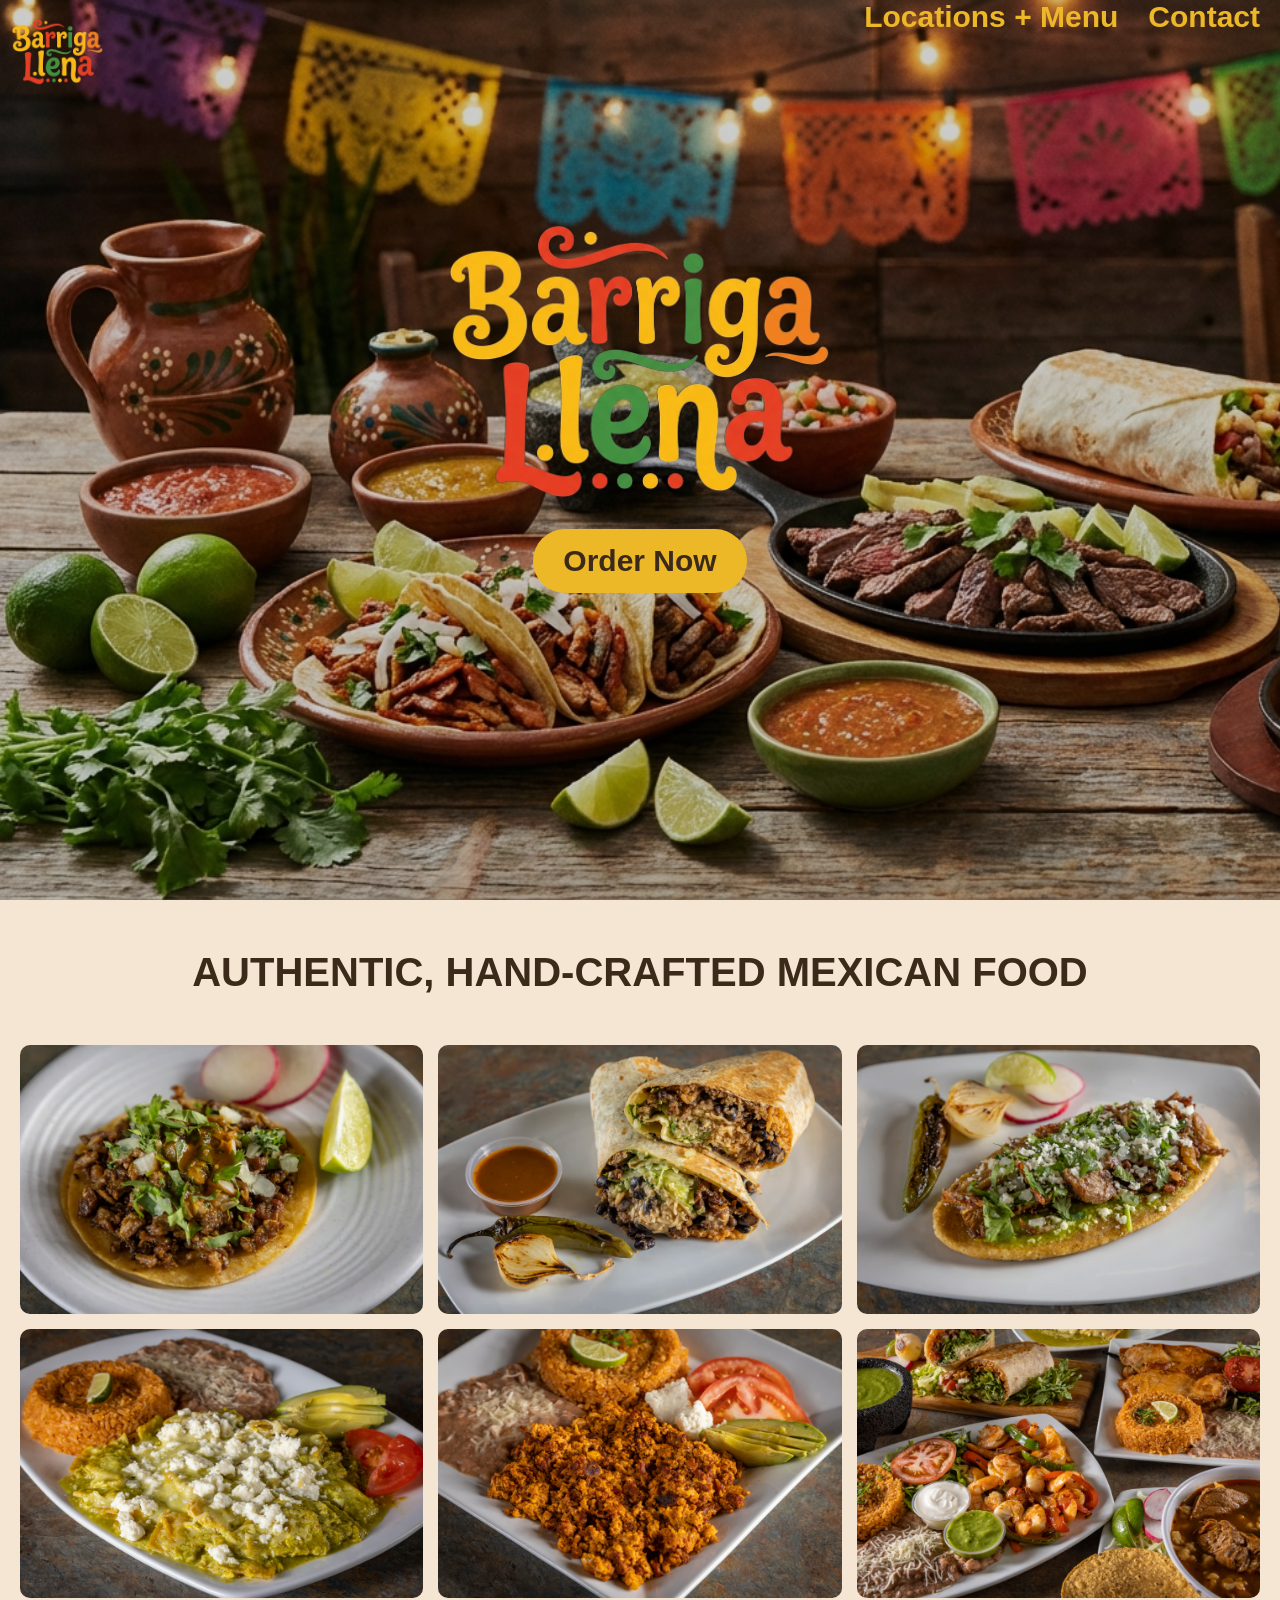
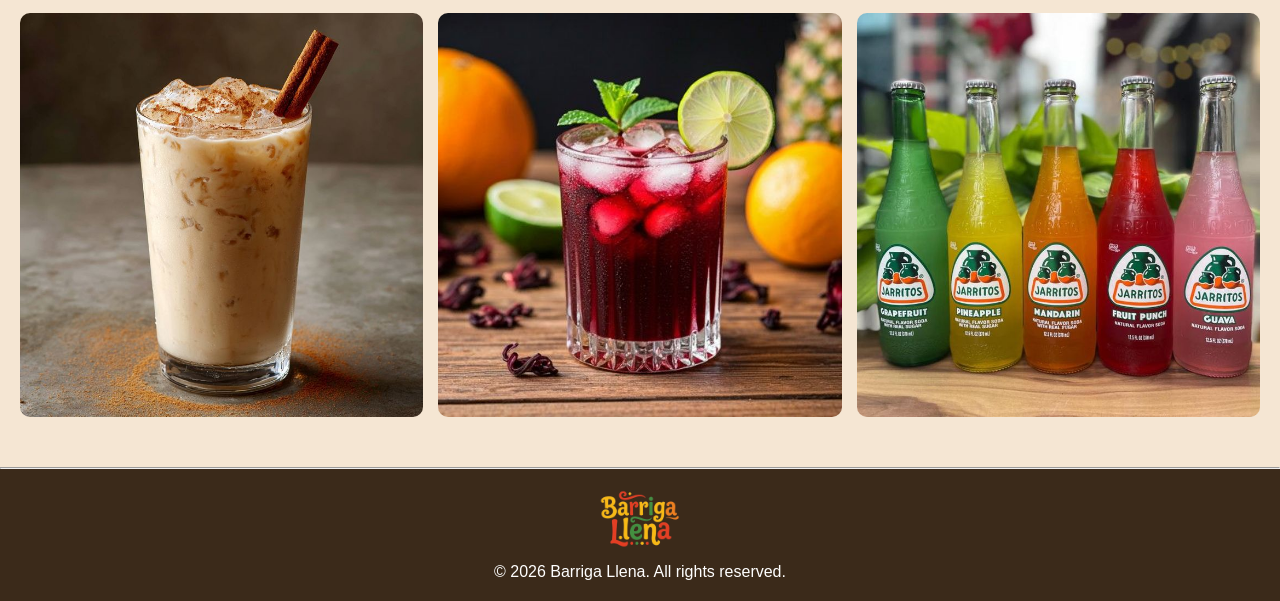
<file: index.html>
<!doctype html>
<html lang="en">
  <head>
    <meta charset="UTF-8" />
    <meta name="viewport" content="width=device-width, initial-scale=1.0" />
    <link rel="stylesheet" href="style.css" />
    <link rel="icon" type="image/x-icon" href="imgs/BarrigaLlenaLogo.jpg" />
    <title>Barriga Llena</title>
  </head>
  <body>
    <header class="hero">
      <div class="overlay"></div>

      <nav class="navbar">
        <img
          src="imgs/BarrigaLlenaLogo.jpg"
          alt="Barriga Llena Logo"
          class="logo"
        />

        <ul>
          <li><a href="pages/locations.html">Locations + Menu</a></li>
          <li><a href="pages/contact.html">Contact</a></li>
        </ul>
      </nav>

      <div class="hero-content">
        <img
          src="imgs/BarrigaLlenaLogo.jpg"
          alt="Barriga Llena Logo"
          class="hero-logo"
        />

        <button
          class="order-btn"
          onclick="window.location.href = 'pages/locations.html'"
        >
          Order Now
        </button>
      </div>
    </header>
    <section class="gallery">
      <h2>AUTHENTIC, HAND-CRAFTED MEXICAN FOOD</h2>
      <div class="gallery-grid">
        <img src="imgs/menu_imgs/tacos_asada.jpg" alt="Tacos" />
        <img src="imgs/menu_imgs/super_burrito.jpg" alt="Burritos" />
        <img src="imgs/menu_imgs/huarache.jpg" alt="Huarache" />
        <img src="imgs/menu_imgs/chilaquiles.jpg" alt="Chilaquiles" />
        <img src="imgs/menu_imgs/chorizo_plate.jpg" alt="Chorizo Plate" />
        <img src="imgs/menu_imgs/multi_plates.jpg" alt="Multi Plates" />
        <img src="imgs/menu_imgs/horchata.jpg" alt="Horchata" />
        <img src="imgs/menu_imgs/jamaica.jpg" alt="Jamaica" />
        <img src="imgs/menu_imgs/jarritos.jpg" alt="Jarritos" />
      </div>
    </section>
    <hr />
    <footer class="footer">
      <img
        src="imgs/BarrigaLlenaLogo.jpg"
        alt="Barriga Llena Logo"
        class="footer-logo"
      />
      <p>&copy; 2026 Barriga Llena. All rights reserved.</p>
    </footer>
    <script src="script.js"></script>
  </body>
</html>
</file>
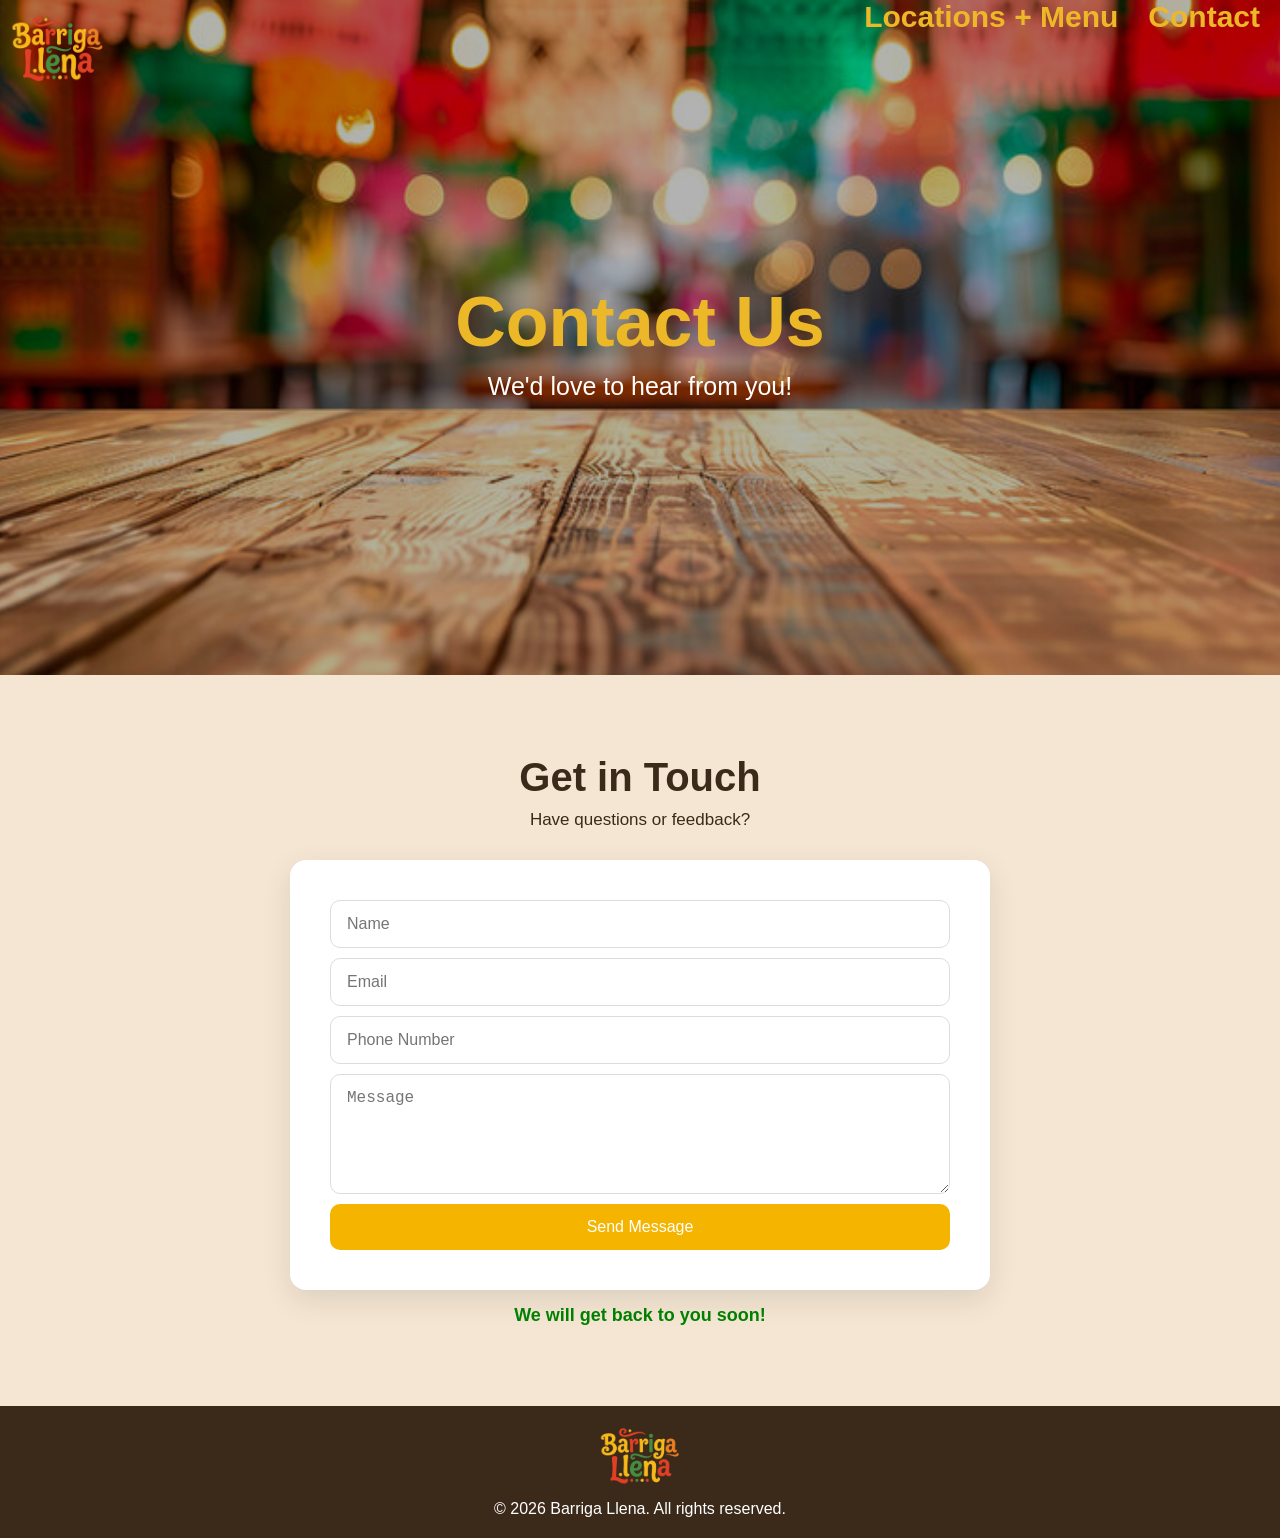
<file: pages/contact.html>
<!doctype html>
<html lang="en">
  <head>
    <meta charset="UTF-8" />
    <meta name="viewport" content="width=device-width, initial-scale=1.0" />
    <link rel="stylesheet" href="../style.css" />
    <link rel="icon" type="image/x-icon" href="../imgs/BarrigaLlenaLogo.jpg" />
    <title>Contact</title>
  </head>
  <body>
    <header class="contact-hero">
      <div class="overlay" id="overlay-2"></div>
      <nav class="navbar">
        <a href="../index.html">
          <img src="../imgs/BarrigaLlenaLogo.jpg" class="logo" alt="Logo" />
        </a>
        <ul>
          <li><a href="locations.html">Locations + Menu</a></li>
          <li><a href="contact.html">Contact</a></li>
        </ul>
      </nav>

      <div class="contact-hero-content">
        <h1>Contact Us</h1>
        <p>We'd love to hear from you!</p>
      </div>
    </header>
    <div class="contact-body">
      <section class="contact-section">
        <div class="contact-text">
          <h2>Get in Touch</h2>
          <p>Have questions or feedback?</p>
        </div>
        <form id="contact-form">
          <input type="text" id="name" placeholder="Name" required />
          <input type="email" id="email" placeholder="Email" required />
          <input type="tel" id="phone" placeholder="Phone Number" required />
          <textarea id="message" placeholder="Message" required></textarea>

          <button type="submit">Send Message</button>
        </form>
        <p id="contact-message">We will get back to you soon!</p>
      </section>
      <footer class="footer">
        <img
          src="../imgs/BarrigaLlenaLogo.jpg"
          alt="Barriga Llena Logo"
          class="footer-logo"
        />
        <p>&copy; 2026 Barriga Llena. All rights reserved.</p>
      </footer>
    </div>
    <script src="../script.js"></script>
  </body>
</html>
</file>
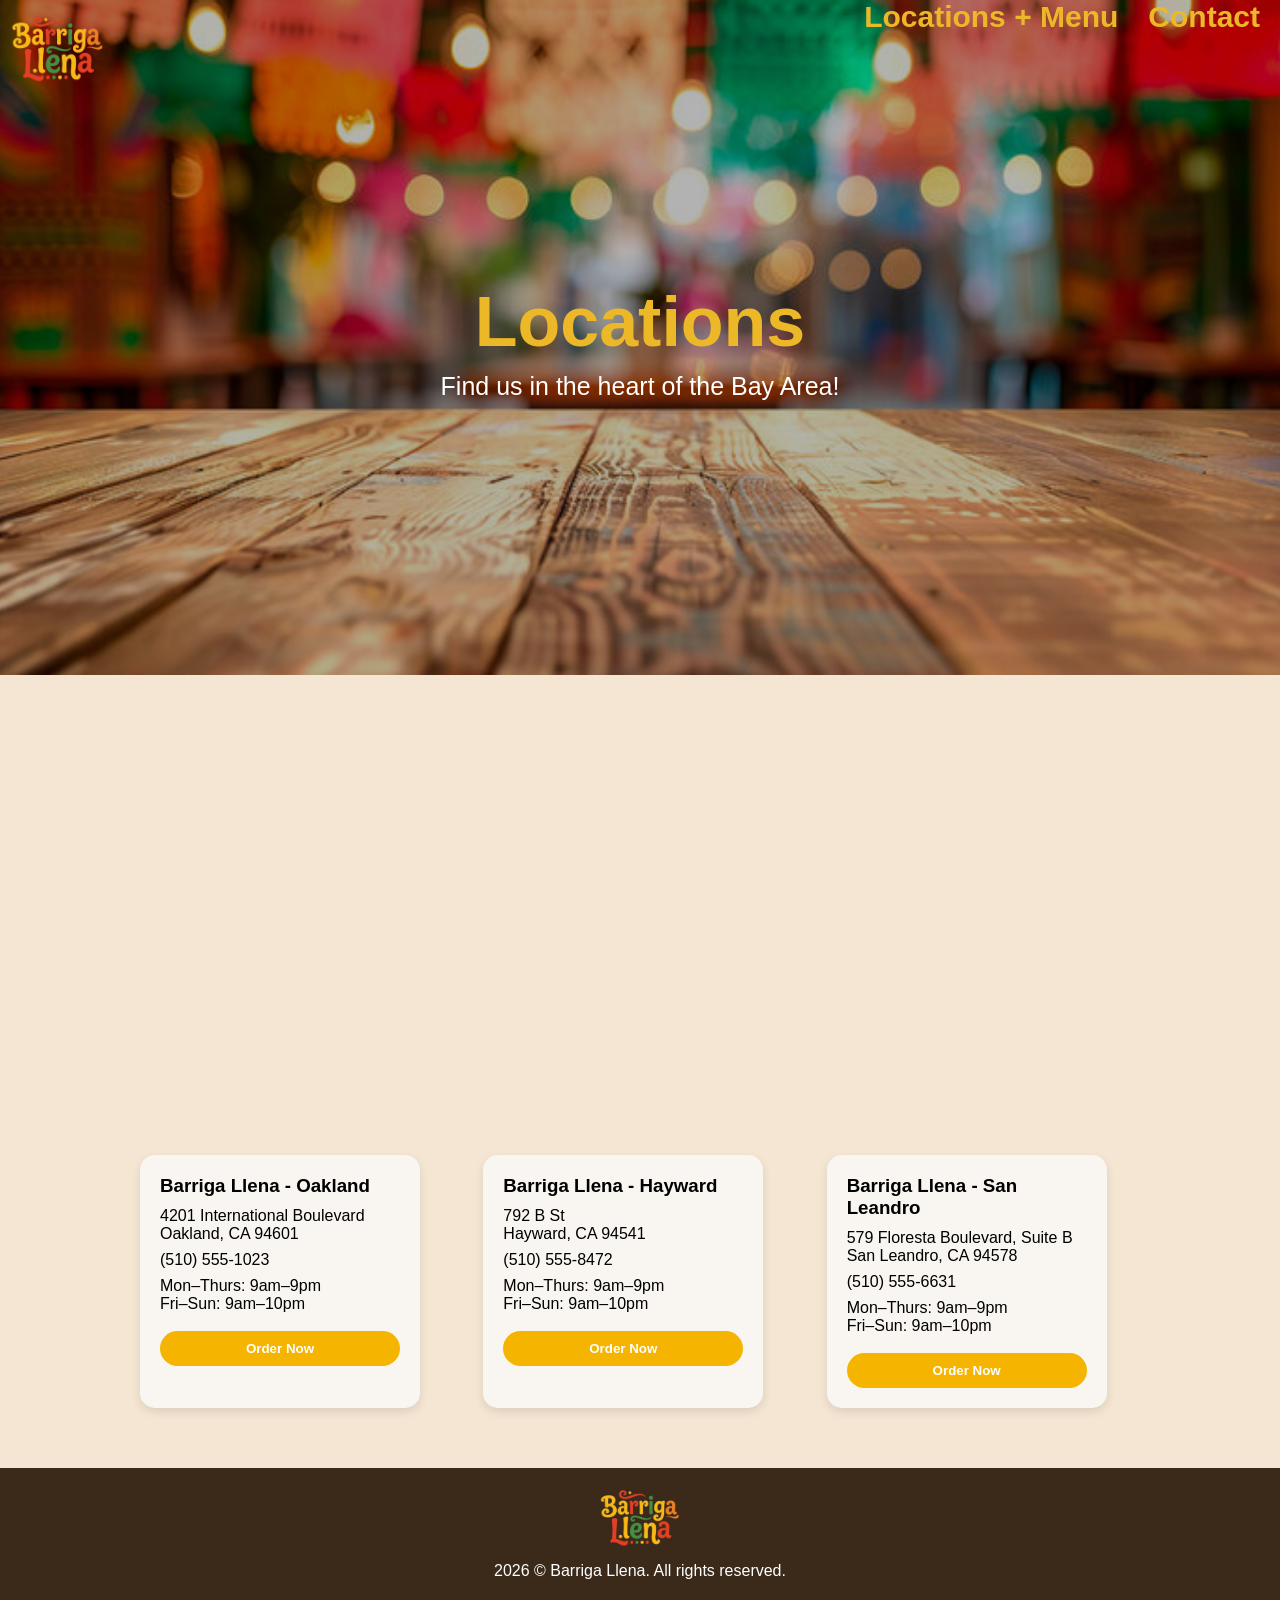
<file: pages/locations.html>
<!doctype html>
<html lang="en">
  <head>
    <meta charset="UTF-8" />
    <meta name="viewport" content="width=device-width, initial-scale=1.0" />
    <title>Locations | Barriga Llena</title>
    <link rel="stylesheet" href="../style.css" />
    <link rel="icon" type="image/x-icon" href="../imgs/BarrigaLlenaLogo.jpg" />
  </head>
  <body>
    <header class="locations-hero">
      <div class="overlay" id="overlay-2"></div>
      <nav class="navbar">
        <a href="../index.html">
          <img src="../imgs/BarrigaLlenaLogo.jpg" class="logo" alt="Logo" />
        </a>
        <ul>
          <li><a href="locations.html">Locations + Menu</a></li>
          <li><a href="contact.html">Contact</a></li>
        </ul>
      </nav>

      <div class="locations-hero-content">
        <h1>Locations</h1>
        <p>Find us in the heart of the Bay Area!</p>
      </div>
    </header>
    <div class="locations-body">
      <section class="map-section">
        <iframe
          src="https://www.google.com/maps?q=4201+International+Blvd+Oakland+CA+94601+OR+792+B+St+Hayward+CA+94541+OR+579+Floresta+Blvd+San+Leandro+CA+94578&output=embed"
          loading="lazy"
          title="Map showing Barriga Llena locations"
        >
        </iframe>
      </section>
      <section class="locations">
        <div class="location-cards">
          <!-- Oakland -->
          <div class="card">
            <h3>Barriga Llena - Oakland</h3>
            <p>4201 International Boulevard<br />Oakland, CA 94601</p>
            <p>(510) 555-1023</p>
            <p>Mon–Thurs: 9am–9pm<br />Fri–Sun: 9am–10pm</p>
            <button onclick="location.href = 'menu.html'">Order Now</button>
          </div>

          <!-- Hayward -->
          <div class="card">
            <h3>Barriga Llena - Hayward</h3>
            <p>792 B St<br />Hayward, CA 94541</p>
            <p>(510) 555-8472</p>
            <p>Mon–Thurs: 9am–9pm<br />Fri–Sun: 9am–10pm</p>
            <button onclick="location.href = 'menu.html'">Order Now</button>
          </div>

          <!-- San Leandro -->
          <div class="card">
            <h3>Barriga Llena - San Leandro</h3>
            <p>579 Floresta Boulevard, Suite B<br />San Leandro, CA 94578</p>
            <p>(510) 555-6631</p>
            <p>Mon–Thurs: 9am–9pm<br />Fri–Sun: 9am–10pm</p>
            <button onclick="location.href = 'menu.html'">Order Now</button>
          </div>
        </div>
      </section>
    </div>
    <footer class="footer">
      <img src="../imgs/BarrigaLlenaLogo.jpg" alt="Logo" />
      <p>2026 © Barriga Llena. All rights reserved.</p>
    </footer>
  </body>
</html>
</file>
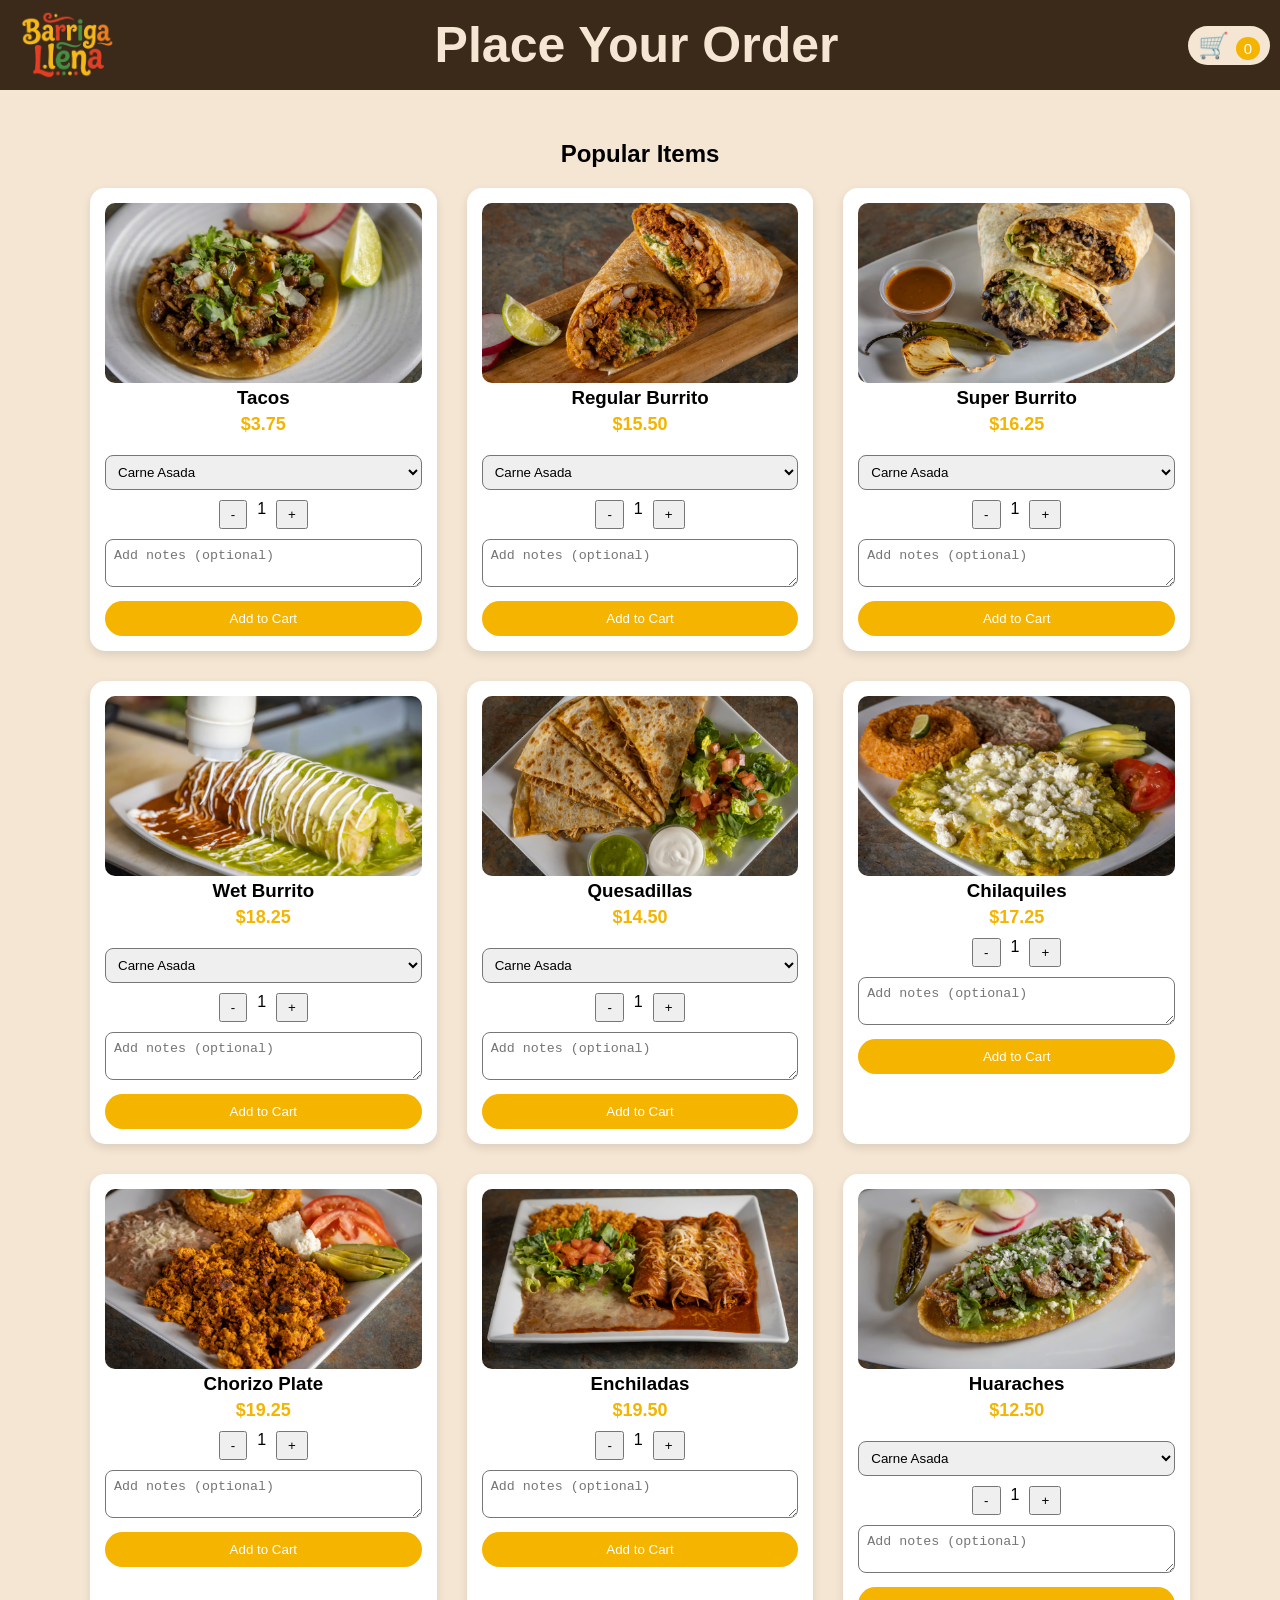
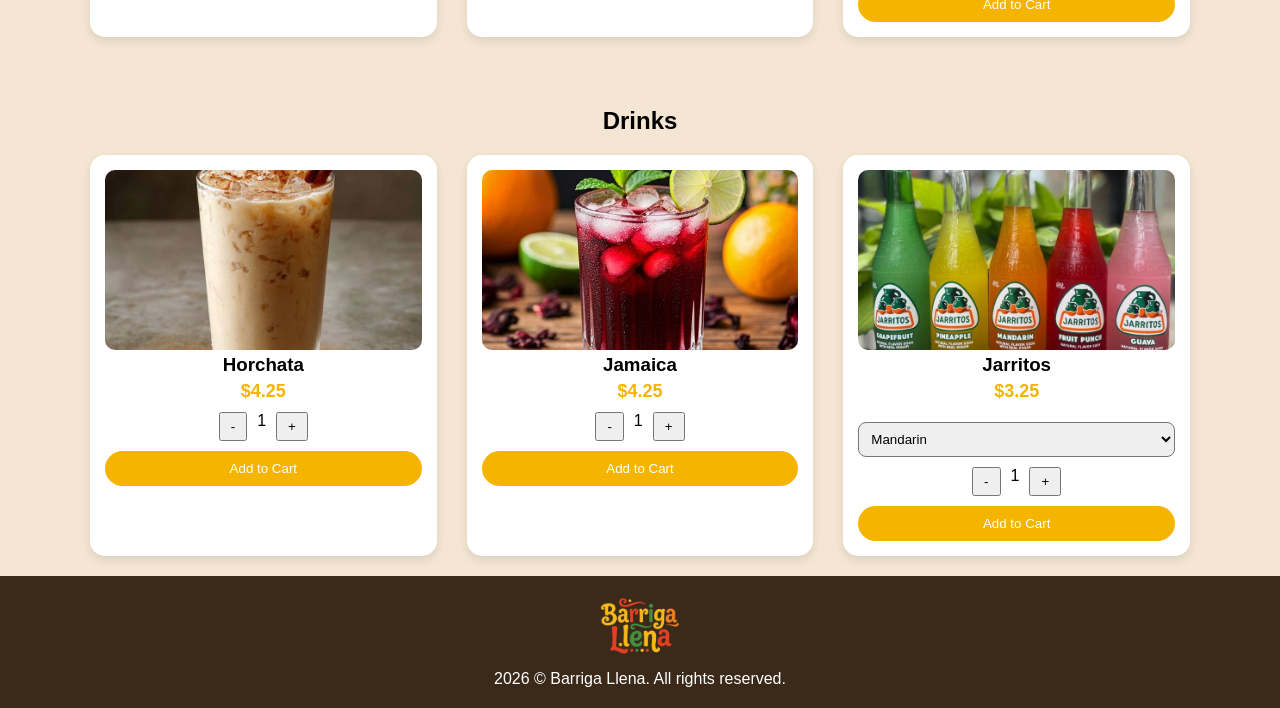
<file: pages/menu.html>
<!doctype html>
<html lang="en">
  <head>
    <meta charset="UTF-8" />
    <meta name="viewport" content="width=device-width, initial-scale=1.0" />
    <title>Order | Barriga Llena</title>
    <link rel="stylesheet" href="../style.css" />
    <link rel="icon" type="image/x-icon" href="../imgs/BarrigaLlenaLogo.jpg" />
  </head>

  <body class="menu-page">
    <!-- HEADER -->
    <header class="menu-header-bar">
      <a href="../index.html">
        <img src="../imgs/BarrigaLlenaLogo.jpg" class="logo" alt="Logo" />
      </a>
      <h1>Place Your Order</h1>
      <div class="cart-icon">🛒 <span id="cart-count">0</span></div>
    </header>

    <!-- FOOD SECTION -->
    <section class="menu-section">
      <h1>Popular Items</h1>

      <div class="menu-grid">
        <!-- TACOS -->
        <div class="menu-card">
          <img src="/imgs/menu_imgs/tacos_asada.jpg" alt="Tacos" />
          <h3>Tacos</h3>
          <p class="price">$3.75</p>
          <select aria-label="Tacos protein" title="Choose Tacos protein">
            <option>Carne Asada</option>
            <option>Al Pastor</option>
            <option>Chicken</option>
          </select>

          <div class="quantity">
            <button>-</button>
            <span>1</span>
            <button>+</button>
          </div>

          <textarea placeholder="Add notes (optional)"></textarea>
          <button class="add-btn">Add to Cart</button>
        </div>

        <!-- REGULAR BURRITO -->
        <div class="menu-card">
          <img src="/imgs/menu_imgs/regular_burrito.jpg" alt="Burrito" />
          <h3>Regular Burrito</h3>
          <p class="price">$15.50</p>
          <select title="Choose Regular Burrito protein">
            <option>Carne Asada</option>
            <option>Al Pastor</option>
            <option>Chicken</option>
          </select>

          <div class="quantity">
            <button>-</button>
            <span>1</span>
            <button>+</button>
          </div>

          <textarea placeholder="Add notes (optional)"></textarea>
          <button class="add-btn">Add to Cart</button>
        </div>

        <!-- SUPER BURRITO -->
        <div class="menu-card">
          <img src="/imgs/menu_imgs/super_burrito.jpg" alt="Super Burrito" />
          <h3>Super Burrito</h3>
          <p class="price">$16.25</p>

          <select title="Choose Super Burrito protein">
            <option>Carne Asada</option>
            <option>Al Pastor</option>
            <option>Chicken</option>
          </select>

          <div class="quantity">
            <button>-</button>
            <span>1</span>
            <button>+</button>
          </div>

          <textarea placeholder="Add notes (optional)"></textarea>
          <button class="add-btn">Add to Cart</button>
        </div>

        <!-- WET BURRITO -->
        <div class="menu-card">
          <img src="/imgs/menu_imgs/wet_burrito.jpg" alt="Wet Burrito" />
          <h3>Wet Burrito</h3>
          <p class="price">$18.25</p>
          <select title="Choose Wet Burrito protein">
            <option>Carne Asada</option>
            <option>Al Pastor</option>
            <option>Chicken</option>
          </select>

          <div class="quantity">
            <button>-</button>
            <span>1</span>
            <button>+</button>
          </div>

          <textarea placeholder="Add notes (optional)"></textarea>
          <button class="add-btn">Add to Cart</button>
        </div>

        <!-- QUESADILLAS -->
        <div class="menu-card">
          <img src="/imgs/menu_imgs/meat_quesadilla.jpg" alt="Quesadilla" />
          <h3>Quesadillas</h3>
          <p class="price">$14.50</p>
          <select title="Choose Quesadillas protein">
            <option>Carne Asada</option>
            <option>Al Pastor</option>
            <option>Chicken</option>
          </select>

          <div class="quantity">
            <button>-</button>
            <span>1</span>
            <button>+</button>
          </div>

          <textarea placeholder="Add notes (optional)"></textarea>
          <button class="add-btn">Add to Cart</button>
        </div>

        <!-- CHILAQUILES -->
        <div class="menu-card">
          <img src="/imgs/menu_imgs/chilaquiles.jpg" alt="Chilaquiles" />
          <h3>Chilaquiles</h3>
          <p class="price">$17.25</p>
          <div class="quantity">
            <button>-</button>
            <span>1</span>
            <button>+</button>
          </div>

          <textarea placeholder="Add notes (optional)"></textarea>
          <button class="add-btn">Add to Cart</button>
        </div>

        <!-- CHORIZO PLATE -->
        <div class="menu-card">
          <img src="/imgs/menu_imgs/chorizo_plate.jpg" alt="Chorizo Plate" />
          <h3>Chorizo Plate</h3>
          <p class="price">$19.25</p>
          <div class="quantity">
            <button>-</button>
            <span>1</span>
            <button>+</button>
          </div>

          <textarea placeholder="Add notes (optional)"></textarea>
          <button class="add-btn">Add to Cart</button>
        </div>

        <!-- ENCHILADAS -->
        <div class="menu-card">
          <img src="/imgs/menu_imgs/enchiladas.jpg" alt="Enchiladas" />
          <h3>Enchiladas</h3>
          <p class="price">$19.50</p>
          <div class="quantity">
            <button>-</button>
            <span>1</span>
            <button>+</button>
          </div>

          <textarea placeholder="Add notes (optional)"></textarea>
          <button class="add-btn">Add to Cart</button>
        </div>

        <!-- HUARACHES -->
        <div class="menu-card">
          <img src="/imgs/menu_imgs/huarache.jpg" alt="Huaraches" />
          <h3>Huaraches</h3>
          <p class="price">$12.50</p>
          <select title="Choose Huaraches protein">
            <option>Carne Asada</option>
            <option>Al Pastor</option>
            <option>Chicken</option>
          </select>

          <div class="quantity">
            <button>-</button>
            <span>1</span>
            <button>+</button>
          </div>

          <textarea placeholder="Add notes (optional)"></textarea>
          <button class="add-btn">Add to Cart</button>
        </div>
      </div>
    </section>

    <!-- DRINKS -->
    <section class="menu-section">
      <h1>Drinks</h1>

      <div class="menu-grid">
        <div class="menu-card">
          <img src="/imgs/menu_imgs/horchata.jpg" alt="Horchata" />
          <h3>Horchata</h3>
          <p class="price">$4.25</p>
          <div class="quantity">
            <button>-</button>
            <span>1</span>
            <button>+</button>
          </div>

          <button class="add-btn">Add to Cart</button>
        </div>

        <div class="menu-card">
          <img src="/imgs/menu_imgs/jamaica.jpg" alt="Jamaica" />
          <h3>Jamaica</h3>
          <p class="price">$4.25</p>
          <div class="quantity">
            <button>-</button>
            <span>1</span>
            <button>+</button>
          </div>

          <button class="add-btn">Add to Cart</button>
        </div>

        <div class="menu-card">
          <img src="/imgs/menu_imgs/jarritos.jpg" alt="Jarritos" />
          <h3>Jarritos</h3>
          <p class="price">$3.25</p>
          <select aria-label="Jarritos flavor" title="Choose Jarritos flavor">
            <option>Mandarin</option>
            <option>Pineapple</option>
            <option>Lime</option>
          </select>

          <div class="quantity">
            <button>-</button>
            <span>1</span>
            <button>+</button>
          </div>

          <button class="add-btn">Add to Cart</button>
        </div>
      </div>
    </section>

    <!-- FOOTER -->
    <footer class="footer">
      <img src="../imgs/BarrigaLlenaLogo.jpg" alt="Logo" />
      <p>2026 © Barriga Llena. All rights reserved.</p>
    </footer>

    <div class="cart-modal" id="cart-modal">
      <div class="cart-content">
        <span class="close-btn" id="close-cart">&times;</span>
        <h2>Your Cart</h2>
        <div id="cart-items"></div>
        <div class="cart-footer">
          <h3 id="cart-total">Total: $0.00</h3>
          <button class="checkout-btn">Checkout</button>
        </div>
      </div>
    </div>

    <div class="thankyou-modal" id="thankyou-modal">
      <div class="thankyou-content">
        <h2>Thanks for Ordering!</h2>
        <p>Your order is being prepared.</p>
        <button id="close-thankyou">Close</button>
      </div>
    </div>
    <script src="../script.js"></script>
  </body>
</html>
</file>
<file: style.css>
/* Base styles */
* {
  margin: 0;
  padding: 0;
  box-sizing: border-box;
}

body {
  font-family: Arial, sans-serif;
}

html {
  scroll-behavior: smooth;
}

/* Header styles */
.hero {
  position: relative;
  height: 100vh;
  background: url("/imgs/MexFood.jpg") left center/cover no-repeat;
  color: white;
}

.overlay {
  position: absolute;
  inset: 0;
  background: rgba(0, 0, 0, 0.2);
}

#overlay-2 {
  background: rgba(0, 0, 0, 0.3);
}

.navbar {
  position: relative;
  z-index: 2;
  display: flex;
  justify-content: space-between;
  align-items: center;
}

.logo {
  height: 120px;
  padding: 10px;
}

.navbar ul {
  position: relative;
  display: flex;
  gap: 30px;
  list-style: none;
  padding-bottom: 70px;
  padding-right: 20px;
}

.navbar a {
  color: #edb828;
  font-size: 30px;
  text-decoration: none;
  font-weight: bold;
}

.navbar a:hover {
  color: white;
  transition: 0.3s ease;
  text-decoration: underline;
  font-size: 35px;
}

.hero-content {
  position: relative;
  z-index: 2;
  height: 100%;
  display: flex;
  flex-direction: column;
  justify-content: center;
  align-items: center;
  padding-bottom: 300px;
}

.hero-logo {
  width: 400px;
  margin-bottom: 20px;
}

.order-btn {
  background: #edb828;
  color: #3b2a1a;
  padding: 15px 30px;
  font-size: 30px;
  border: none;
  border-radius: 50px;
  font-weight: bold;
  z-index: 2;
  cursor: pointer;
}

.order-btn:hover {
  transition: 0.3s ease;
  font-size: 35px;
  color: white;
}

/* Gallery styles */
.gallery {
  padding: 50px 20px;
  text-align: center;
  background: #f5e6d3;
}

.gallery h2 {
  color: #3b2a1a;
  font-size: 40px;
  font-weight: bold;
  margin-bottom: 50px;
}

.gallery-grid {
  display: grid;
  grid-template-columns: repeat(3, minmax(200px, 1fr));
  gap: 15px;
  margin-top: 20px;
}

.gallery-grid img {
  width: 100%;
  object-fit: cover;
  border-radius: 10px;
}

/* Footer styles */
.footer {
  background: #3b2a1a;
  color: white;
  text-align: center;
  padding: 20px;
}

.footer img {
  height: 60px;
  margin-bottom: 10px;
}

/* Locations page styles */
.locations-hero,
.contact-hero {
  position: relative;
  height: 75vh;
  background: url("/imgs/Locations_img.jpg") center/cover no-repeat;
  color: white;
}

.locations-hero-content,
.contact-hero-content {
  position: relative;
  z-index: 2;
  height: 100%;
  display: flex;
  flex-direction: column;
  justify-content: center;
  align-items: center;
  text-align: center;
  padding-bottom: 200px;
}

.locations-hero-content h1,
.contact-hero-content h1 {
  color: #edb828;
  font-size: 70px;
  margin-bottom: 10px;
}

.locations-hero-content p,
.contact-hero-content p {
  font-size: 25px;
}

.navbar {
  z-index: 3;
}

.locations-body,
.contact-body {
  background: #f5e6d3;
}

.map-section {
  display: flex;
  justify-content: center;
  padding: 20px;
}

.map-section iframe {
  width: 100%;
  height: 400px;
  border: 0;
  border-radius: 50px;
}

.locations {
  padding: 40px 20px 60px;
}

.location-cards {
  display: grid;
  grid-template-columns: repeat(3, 1fr);
  gap: 30px;
  max-width: 1000px;
  margin: auto;
}

.card {
  background: #f9f6f1;
  padding: 20px;
  width: 280px;
  border-radius: 15px;
  box-shadow: 0 4px 10px rgba(0, 0, 0, 0.1);
  text-align: left;
  transition: transform 0.3s ease;
}

.card:hover {
  transform: translateY(-5px);
}

.card h3 {
  margin-bottom: 10px;
}

.card p {
  margin: 8px 0;
}

.card button {
  margin-top: 10px;
  background: #f4b400;
  color: white;
  border: none;
  padding: 10px;
  width: 100%;
  border-radius: 25px;
  cursor: pointer;
  font-weight: bold;
}

.card button:hover {
  background: #ffcc33;
}

/* Menu page styles */
.menu-page {
  background: #f5e6d3;
}

.menu-header-bar {
  background: #3b2a1a;
  color: white;
  display: flex;
  justify-content: space-between;
  align-items: center;
  padding-left: 10px;
  padding-right: 10px;
  position: sticky;
  top: 0;
}

.logo {
  height: 10vh;
}

.menu-header-bar a {
  display: flex;
  align-items: center;
}

.menu-header-bar h1 {
  font-size: 50px;
  font-weight: bold;
  margin-right: 40px;
  color: #f5e6d3;
}

.menu-section {
  padding: 20px 60px;
}

.menu-section h1 {
  text-align: center;
  margin: 30px 0 20px;
}

.menu-grid {
  display: grid;
  grid-template-columns: repeat(3, 1fr);
  gap: 30px;
  max-width: 1100px;
  margin: auto;
}

.menu-card {
  background: white;
  padding: 15px;
  border-radius: 15px;
  text-align: center;
  box-shadow: 0 4px 10px rgba(0, 0, 0, 0.1);
}

.menu-card img {
  width: 100%;
  height: 180px;
  object-fit: cover;
  border-radius: 10px;
}

.price {
  font-size: 18px;
  font-weight: bold;
  color: #f4b400;
  margin: 5px 0 10px;
}

.menu-card select,
.menu-card textarea {
  width: 100%;
  margin-top: 10px;
  padding: 8px;
  border-radius: 8px;
}

.quantity {
  display: flex;
  justify-content: center;
  gap: 10px;
  margin-top: 10px;
}

.quantity button {
  padding: 5px 10px;
  cursor: pointer;
}

.add-btn {
  margin-top: 10px;
  background: #f4b400;
  color: white;
  border: none;
  padding: 10px;
  width: 100%;
  border-radius: 20px;
  cursor: pointer;
}

.add-btn:hover {
  background: #ffcc33;
}

.cart-icon {
  font-size: 25px;
  cursor: pointer;
  background: #f5e6d3;
  padding: 5px 10px;
  border-radius: 20px;
}

.cart-icon:hover {
  font-size: 30px;
  transition: 0.3s ease;
}

#cart-count {
  background: #f4b400;
  border-radius: 50%;
  padding: 3px 8px;
  font-size: 15px;
}

/* Cart modal styles */
.cart-modal {
  display: none;
  position: fixed;
  inset: 0;
  background: rgba(0, 0, 0, 0.6);
  z-index: 1000;
}

.cart-content {
  display: flex;
  flex-direction: column;
  background: white;
  width: 90%;
  max-width: 500px;
  margin: 80px auto;
  padding: 20px;
  border-radius: 15px;
  position: relative;

  max-height: 80vh;
  overflow-y: auto;
}

#cart-items {
  overflow-y: auto;
  flex: 1;
}

.cart-footer {
  border-top: 2px solid #000;
  padding-top: 15px;
  text-align: right;
}

.close-btn {
  position: absolute;
  top: 10px;
  right: 15px;
  font-size: 25px;
  cursor: pointer;
}

#cart-items {
  border-bottom: 1px solid #ddd;
  padding: 10px 0;
}

.checkout-btn {
  margin-top: 20px;
  width: 100%;
  padding: 10px;
  background: #f4b400;
  border: none;
  color: white;
  border-radius: 20px;
  cursor: pointer;
}

.cart-item {
  border-bottom: 1px solid #ddd;
  padding: 15px 0;
  margin-bottom: 10px;
}

.cart-item strong {
  font-size: 18px;
  display: block;
  margin-bottom: 5px;
}

.cart-item button {
  margin-top: 10px;
  background: #e63946;
  color: white;
  border: none;
  padding: 6px 12px;
  border-radius: 15px;
  cursor: pointer;
  font-size: 12px;
}

.cart-item button:hover {
  background: #c82333;
}

.cart-total {
  margin-top: 20px;
  padding-top: 15px;
  border-top: 2px solid #000;
  text-align: right;
}

.cart-total h3 {
  font-size: 20px;
}

.cart-content {
  background: white;
  width: 90%;
  max-width: 500px;
  margin: 80px auto;
  padding: 25px;
  border-radius: 15px;
  position: relative;
}

.cart-item:hover {
  background: #f9f9f9;
  border-radius: 10px;
  padding-left: 10px;
  transition: 0.2s;
}

/* Thank you modal styles */
.thankyou-modal {
  display: none;
  position: fixed;
  inset: 0;
  background: rgba(0, 0, 0, 0.6);
  z-index: 2000;
}

.thankyou-content {
  background: white;
  width: 90%;
  max-width: 400px;
  margin: 150px auto;
  padding: 30px;
  text-align: center;
  border-radius: 15px;
}

.thankyou-content h2 {
  margin-bottom: 10px;
}

.thankyou-content button {
  margin-top: 15px;
  background: #f4b400;
  border: none;
  padding: 10px 20px;
  border-radius: 20px;
  color: white;
  cursor: pointer;
}

/* Contact page styles */
.contact-section {
  padding: 80px 20px;
  display: flex;
  flex-direction: column;
  align-items: center;
}

.contact-text {
  text-align: center;
  margin-bottom: 30px;
}

.contact-text h2 {
  font-size: 40px;
  color: #3b2a1a;
}

.contact-text p {
  font-size: 17px;
  color: #3b2a1a;
  margin-top: 10px;
}

#contact-form {
  width: 100%;
  max-width: 700px;
  background: white;
  padding: 40px;
  border-radius: 16px;
  box-shadow: 0 10px 30px rgba(0, 0, 0, 0.1);
  display: flex;
  flex-direction: column;
  gap: 10px;
}

#contact-form input,
#contact-form textarea {
  width: 100%;
  padding: 14px 16px;
  border: 1px solid #ddd;
  border-radius: 10px;
  font-size: 16px;
  outline: none;

  transition: 0.2s ease;
}

#contact-form input:focus,
#contact-form textarea:focus {
  border-color: #f4b400;
  box-shadow: 0 0 5px rgba(244, 180, 0, 0.5);
}

#contact-form textarea {
  resize: vertical;
  min-height: 120px;
}

#contact-form button {
  background: #f4b400;
  color: white;
  padding: 14px;
  border: none;
  border-radius: 10px;
  font-size: 16px;
  cursor: pointer;
  transition: translateY(-1px);
}

#contact-form button:hover {
  background: #ffcc33;
  transform: translateY(-2px);
}

#contact-message {
  margin-top: 15px;
  color: green;
  font-weight: bold;
  font-size: 18px;
}
</file>
